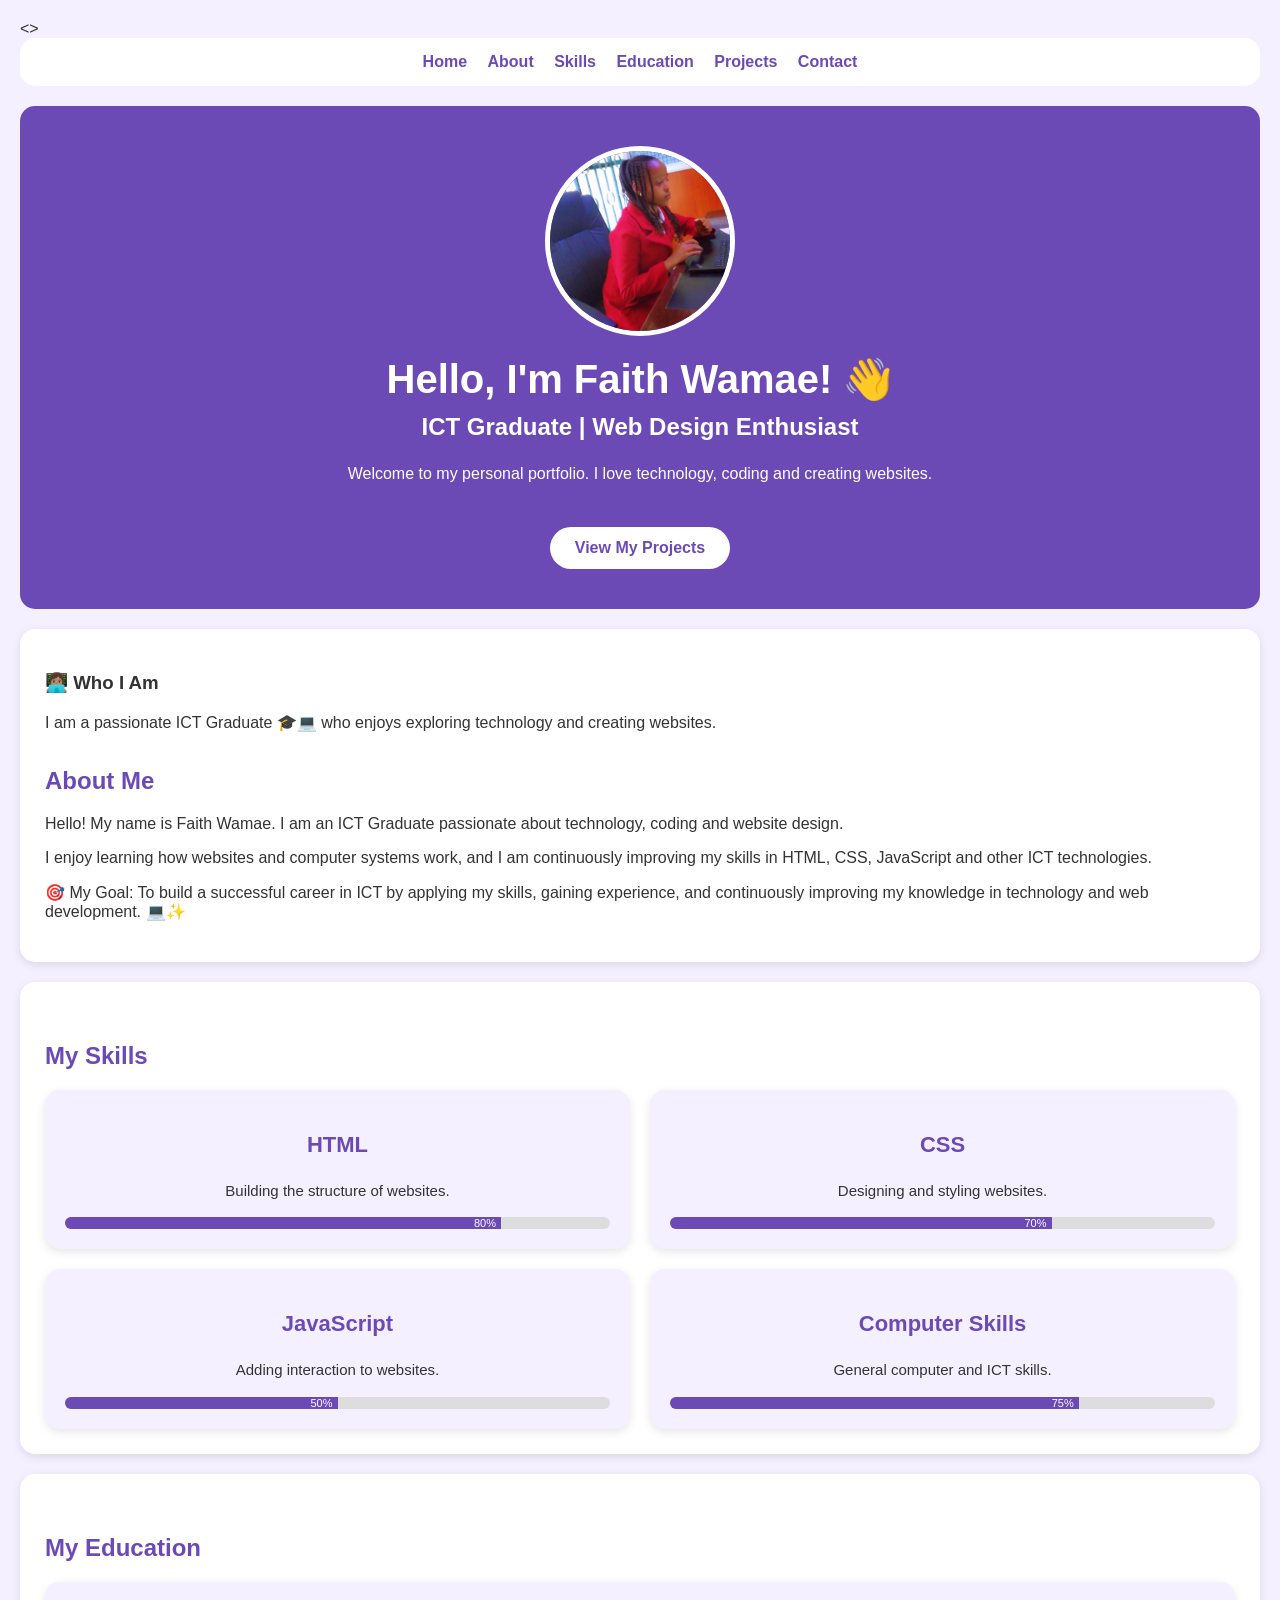
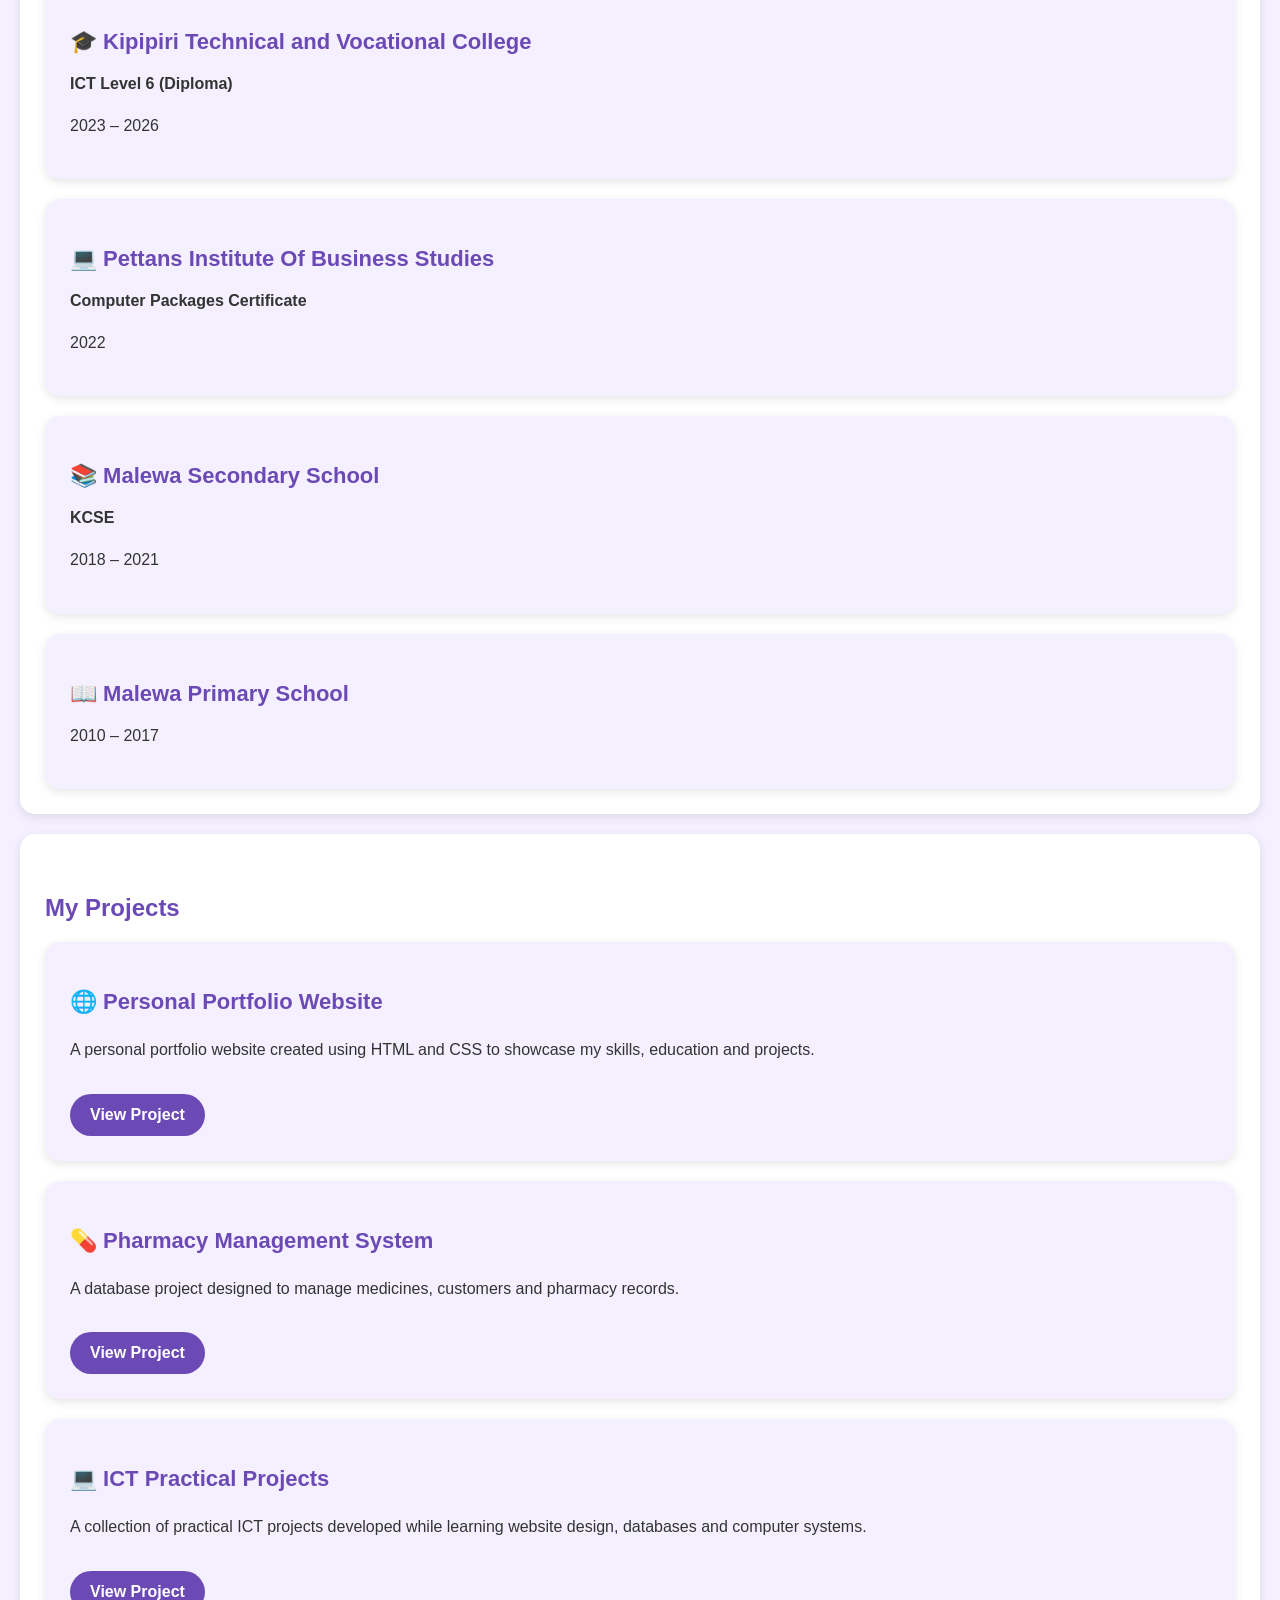
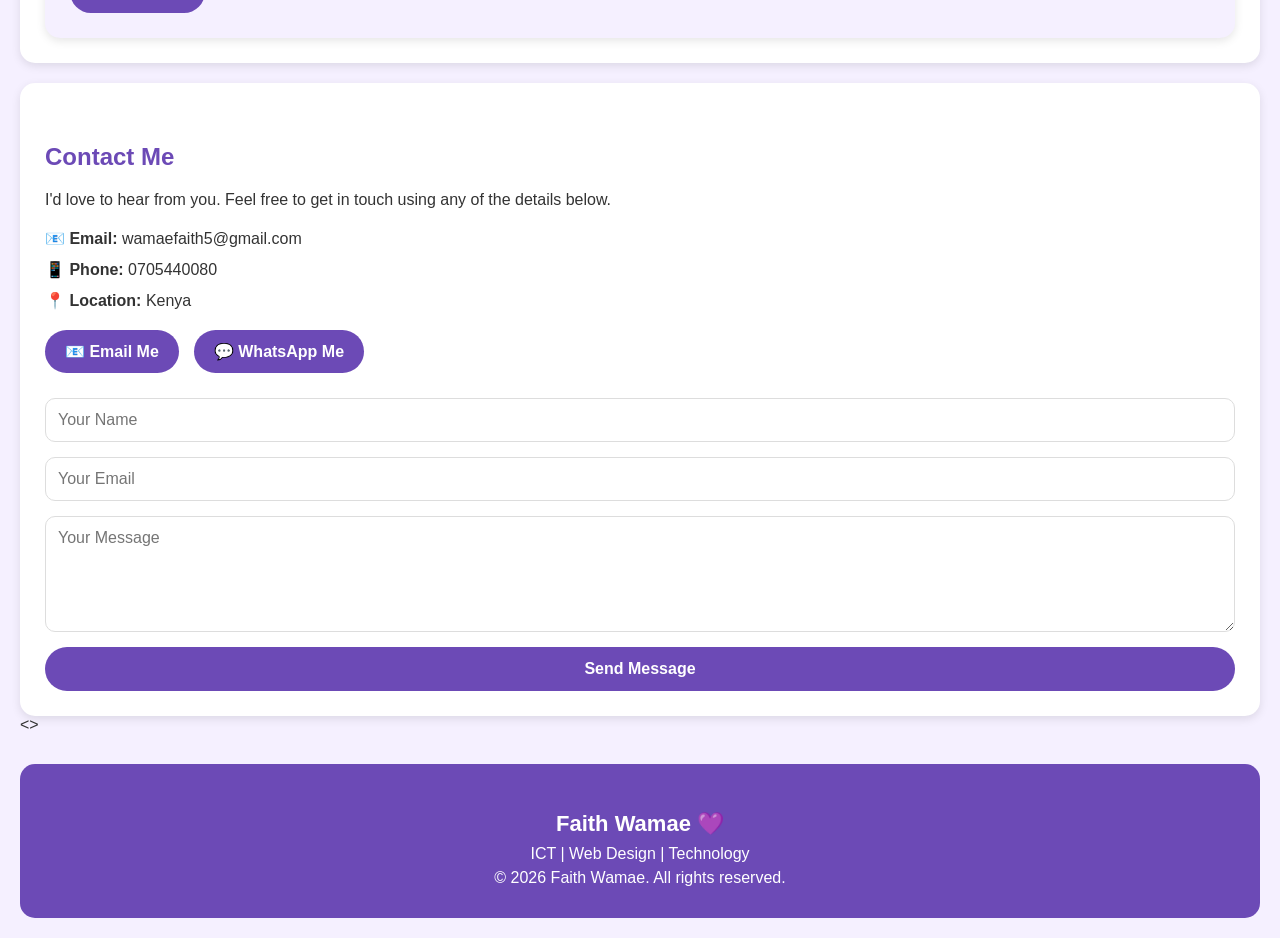
<file: index.html>
<!DOCTYPE html>
<html lang="en">

<head>
    <meta charset="UTF-8">
    <meta name="viewport" content="width=device-width, initial-scale=1.0">
    <title>Faith Wamae | Portfolio</title>
  <link rel="stylesheet" href="style.css">
</head>

<body>
  <>
  <nav>
    <a href="#home">Home</a>
    <a href="#about">About</a>
    <a href="#skills">Skills</a>
    <a href="#education">Education</a>
    <a href="#projects">Projects</a>
    <a href="#contact">Contact</a>
  </nav>

<header id="home">
  <img src="faith.jpg" alt="Faith Wamae" class="profile-photo">
    <h1>Hello, I'm Faith Wamae! 👋</h1>
    <h2> ICT Graduate | Web Design Enthusiast</h2>
    <p>
        Welcome to my personal portfolio.
        I love technology, coding and creating websites.
    </p>

    <a href="#projects" class="home-button">View My Projects</a>
</header>

<section id="about">
  <div class="about-card">
    <h3>👩🏽‍💻 Who I Am</h3>
    <p>
        I am a passionate ICT Graduate 🎓💻 who enjoys exploring
        technology and creating websites.
    </p>
  </div>
    <h2>About Me</h2>

    <p>
        Hello! My name is Faith Wamae. I am an ICT Graduate
        passionate about technology, coding and website design.
    </p>

    <p>
        I enjoy learning how websites and computer systems work,
        and I am continuously improving my skills in HTML, CSS,
        JavaScript and other ICT technologies.
    </p>

    <p>
     🎯 My Goal: To build a successful career in ICT by applying my skills, gaining experience, and continuously improving my knowledge in technology and web development. 💻✨
    </p>
</section>

<section id="skills">
    <h2>My Skills</h2>

    <div class="skills-container">

        <div class="skill-card">
            <h3>HTML</h3>
            <p>Building the structure of websites.</p>
            <div class="skill-bar">
                <div class="skill-level html">80%</div>
            </div>
        </div>

        <div class="skill-card">
            <h3>CSS</h3>
            <p>Designing and styling websites.</p>
            <div class="skill-bar">
                <div class="skill-level css">70%</div>
            </div>
        </div>

        <div class="skill-card">
            <h3>JavaScript</h3>
            <p>Adding interaction to websites.</p>
            <div class="skill-bar">
                <div class="skill-level javascript">50%</div>
            </div>
        </div>

        <div class="skill-card">
            <h3>Computer Skills</h3>
            <p>General computer and ICT skills.</p>
            <div class="skill-bar">
                <div class="skill-level computer">75%</div>
            </div>
        </div>

    </div>
</section>
<section id="education">
    <h2>My Education</h2>

    <div class="education-container">

        <div class="education-card">
            <h3>🎓 Kipipiri Technical and Vocational College</h3>
            <p><strong>ICT Level 6 (Diploma)</strong></p>
            <p>2023 – 2026</p>
        </div>

        <div class="education-card">
            <h3>💻 Pettans Institute Of Business Studies</h3>
            <p><strong>Computer Packages Certificate</strong></p>
            <p>2022</p>
        </div>

        <div class="education-card">
            <h3>📚 Malewa Secondary School</h3>
            <p><strong>KCSE</strong></p>
            <p>2018 – 2021</p>
        </div>

        <div class="education-card">
            <h3>📖 Malewa Primary School</h3>
            <p>2010 – 2017</p>
        </div>

    </div>
</section>
<section id="projects">
    <h2>My Projects</h2>

    <div class="projects-container">

        <div class="project-card">
            <h3>🌐 Personal Portfolio Website</h3>
            <p>
                A personal portfolio website created using HTML and CSS
                to showcase my skills, education and projects.
            </p>
            <a href="Portfolio - project.html" class="project-button">
    View Project
            </a>
        </div>

        <div class="project-card">
            <h3>💊 Pharmacy Management System</h3>
            <p>
                A database project designed to manage medicines,
                customers and pharmacy records.
            </p>
            <a href="Pharmacy - Project.html" class="project-button">
    View Project
            </a>
        </div>

        <div class="project-card">
            <h3>💻 ICT Practical Projects</h3>
            <p>
                A collection of practical ICT projects developed while
                learning website design, databases and computer systems.
            </p>
            <a href="ICT - Practical Projects.html" class="project-button">View Project</a>
        </div>

    </div>
</section>
    

<section id="contact">
    <h2>Contact Me</h2>

    <p>
        I'd love to hear from you. Feel free to get in touch
        using any of the details below.
    </p>

    <div class="contact-info">
        <p><strong>📧 Email:</strong> wamaefaith5@gmail.com</p>
        <p><strong>📱 Phone:</strong> 0705440080</p>
        <p><strong>📍 Location:</strong> Kenya</p>
    </div>
  <div class="contact-buttons">
    <a href="mailto:wamaefaith5@gmail.com">📧 Email Me</a>

    <a href="https://wa.me/254705440080" target="_blank">
        💬 WhatsApp Me
    </a>
  </div>

    <form>
        <input type="text" placeholder="Your Name" required>

        <input type="email" placeholder="Your Email" required>

        <textarea placeholder="Your Message" rows="5" required></textarea>

        <button type="submit">Send Message</button>
    </form>
</section>

<><footer>
    <h3>Faith Wamae 💜</h3>
    <p>ICT | Web Design | Technology</p>
    <p>© 2026 Faith Wamae. All rights reserved.</p>
</footer>
    

</body>

</html>
</file>
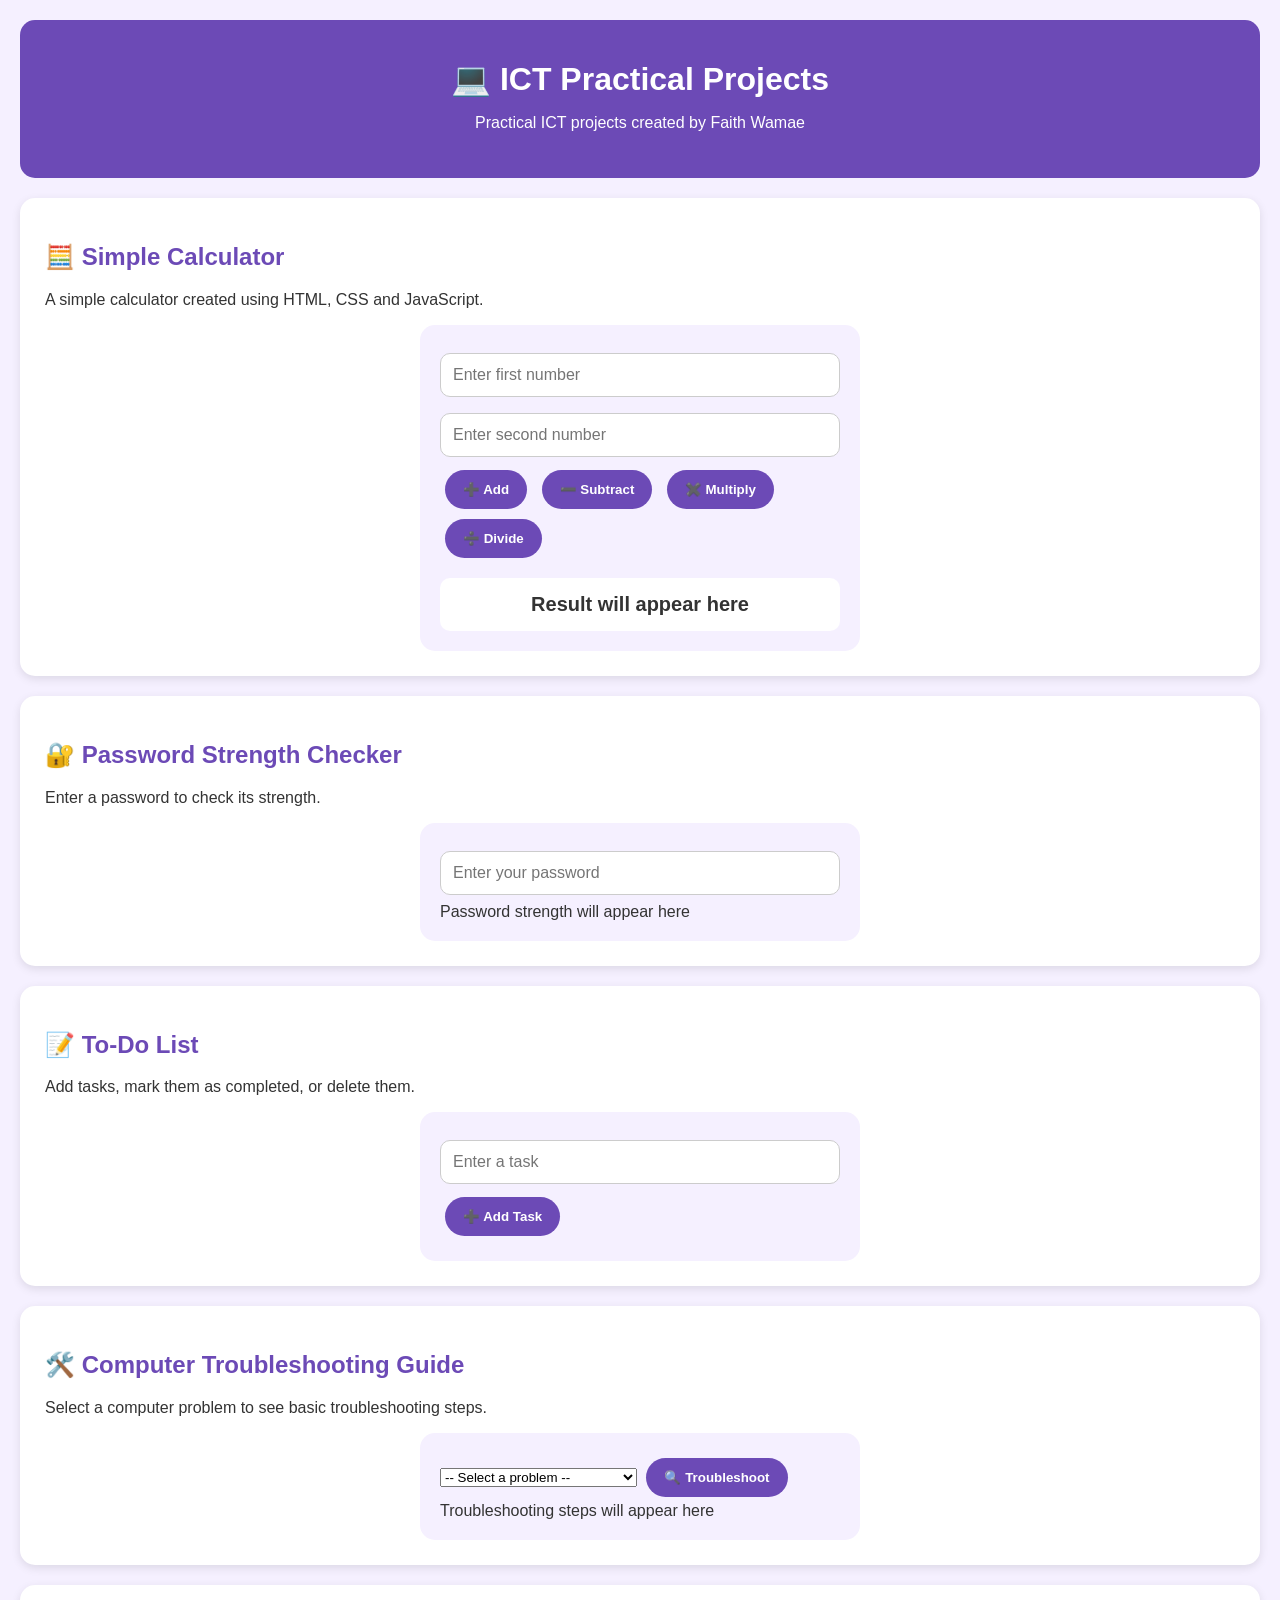
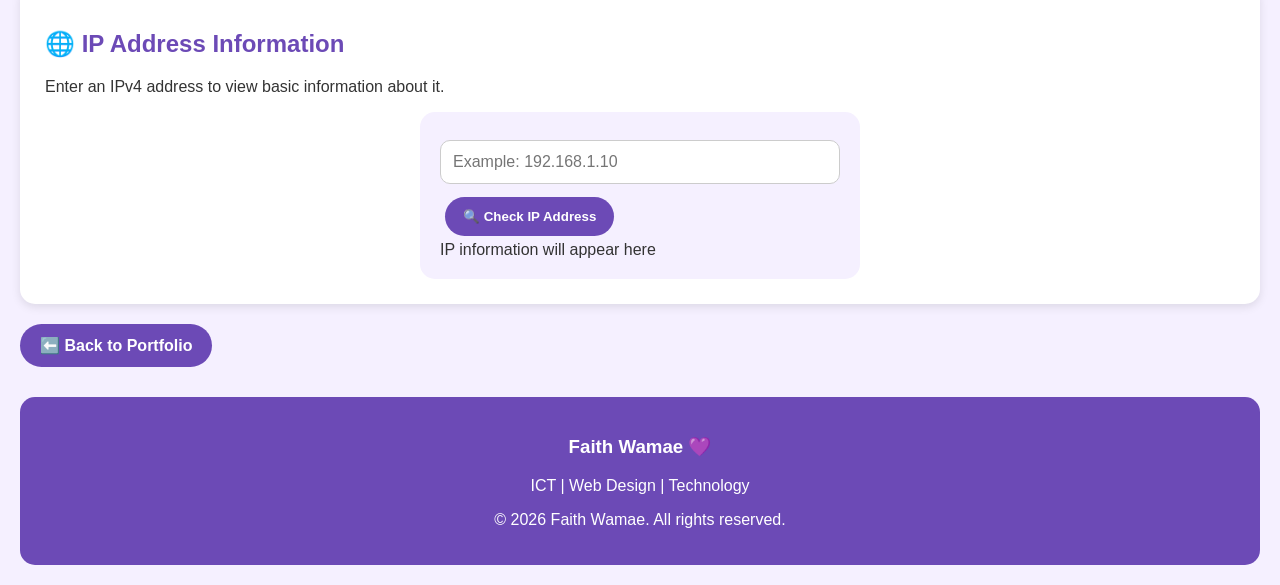
<file: ICT - Practical Projects.html>
<!DOCTYPE html>
<html lang="en">

<head>
    <meta charset="UTF-8">
    <meta name="viewport" content="width=device-width, initial-scale=1.0">

    <title>ICT Practical Projects | Faith Wamae</title>

    <style>

        body {
            font-family: Arial, sans-serif;
            background-color: #f5f0ff;
            margin: 0;
            padding: 20px;
            color: #333;
        }

        header {
            background-color: #6c4ab6;
            color: white;
            text-align: center;
            padding: 30px 20px;
            border-radius: 15px;
        }

        header h1 {
            margin: 10px 0;
        }

        section {
            background-color: white;
            padding: 25px;
            margin-top: 20px;
            border-radius: 15px;
            box-shadow: 0 3px 10px rgba(0,0,0,0.1);
        }

        h2 {
            color: #6c4ab6;
        }

        .calculator {
            max-width: 400px;
            margin: auto;
            background-color: #f5f0ff;
            padding: 20px;
            border-radius: 15px;
        }

        input {
            width: 100%;
            padding: 12px;
            margin: 8px 0;
            box-sizing: border-box;
            border: 1px solid #ccc;
            border-radius: 10px;
            font-size: 16px;
        }

        button {
            background-color: #6c4ab6;
            color: white;
            border: none;
            padding: 12px 18px;
            margin: 5px;
            border-radius: 20px;
            cursor: pointer;
            font-weight: bold;
        }

        button:hover {
            background-color: #563795;
        }

        #result {
            background-color: white;
            padding: 15px;
            margin-top: 15px;
            border-radius: 10px;
            text-align: center;
            font-size: 20px;
            font-weight: bold;
        }

        .back-button {
            display: inline-block;
            background-color: #6c4ab6;
            color: white;
            text-decoration: none;
            padding: 12px 20px;
            border-radius: 25px;
            margin-top: 20px;
            font-weight: bold;
        }

        footer {
            background-color: #6c4ab6;
            color: white;
            text-align: center;
            padding: 20px;
            margin-top: 30px;
            border-radius: 15px;
        }

    </style>
</head>

<body>

    <header>

        <h1>💻 ICT Practical Projects</h1>

        <p>
            Practical ICT projects created by Faith Wamae
        </p>

    </header>


    <section>

        <h2>🧮 Simple Calculator</h2>

        <p>
            A simple calculator created using HTML, CSS and JavaScript.
        </p>

        <div class="calculator">

            <input
                type="number"
                id="number1"
                placeholder="Enter first number"
            >

            <input
                type="number"
                id="number2"
                placeholder="Enter second number"
            >

            <button onclick="calculate('+')">➕ Add</button>

            <button onclick="calculate('-')">➖ Subtract</button>

            <button onclick="calculate('*')">✖️ Multiply</button>

            <button onclick="calculate('/')">➗ Divide</button>

            <div id="result">
                Result will appear here
            </div>

        </div>

    </section>
  <!-- PASSWORD STRENGTH CHECKER -->

<section>

    <h2>🔐 Password Strength Checker</h2>

    <p>
        Enter a password to check its strength.
    </p>

    <div class="calculator">

        <input
            type="password"
            id="password"
            placeholder="Enter your password"
            onkeyup="checkPassword()"
        >

        <div id="passwordResult">
            Password strength will appear here
        </div>

    </div>

</section>

<!-- TO-DO LIST -->

<section>

    <h2>📝 To-Do List</h2>

    <p>
        Add tasks, mark them as completed, or delete them.
    </p>

    <div class="calculator">

        <input
            type="text"
            id="taskInput"
            placeholder="Enter a task"
        >

        <button onclick="addTask()">
            ➕ Add Task
        </button>

        <div id="taskList"></div>

    </div>

</section>
  <!-- COMPUTER TROUBLESHOOTING GUIDE -->

<section>

    <h2>🛠️ Computer Troubleshooting Guide</h2>

    <p>
        Select a computer problem to see basic troubleshooting steps.
    </p>

    <div class="calculator">

        <select id="problem">
            <option value="">-- Select a problem --</option>
            <option value="power">💻 Computer won't turn on</option>
            <option value="internet">🌐 No internet connection</option>
            <option value="slow">🐌 Computer is slow</option>
            <option value="sound">🔊 No sound</option>
            <option value="keyboard">⌨️ Keyboard not working</option>
            <option value="virus">🦠 Suspected computer virus</option>
        </select>

        <button onclick="showSolution()">
            🔍 Troubleshoot
        </button>

        <div id="solution">
            Troubleshooting steps will appear here
        </div>

    </div>

</section>
  <!-- IP ADDRESS INFORMATION -->

<section>

    <h2>🌐 IP Address Information</h2>

    <p>
        Enter an IPv4 address to view basic information about it.
    </p>

    <div class="calculator">

        <input
            type="text"
            id="ipAddress"
            placeholder="Example: 192.168.1.10"
        >

        <button onclick="checkIP()">
            🔍 Check IP Address
        </button>

        <div id="ipResult">
            IP information will appear here
        </div>

    </div>

</section>
    <a href="index.html" class="back-button">
        ⬅️ Back to Portfolio
    </a>


    <footer>

        <h3>Faith Wamae 💜</h3>

        <p>
            ICT | Web Design | Technology
        </p>

        <p>
            © 2026 Faith Wamae. All rights reserved.
        </p>

    </footer>


    <script>

        function calculate(operator) {

            let number1 =
                Number(document.getElementById("number1").value);

            let number2 =
                Number(document.getElementById("number2").value);

            let result;


            if (
                document.getElementById("number1").value === "" ||
                document.getElementById("number2").value === ""
            ) {

                alert("Please enter both numbers.");

                return;
            }


            if (operator === "+") {

                result = number1 + number2;

            }

            else if (operator === "-") {

                result = number1 - number2;

            }

            else if (operator === "*") {

                result = number1 * number2;

            }

            else if (operator === "/") {

                if (number2 === 0) {

                    alert("You cannot divide by zero.");

                    return;
                }

                result = number1 / number2;

            }


            document.getElementById("result").innerHTML =
                "💡 Result: " + result;

        }
      function checkPassword() {

    let password =
        document.getElementById("password").value;

    let result =
        document.getElementById("passwordResult");


    if (password.length === 0) {

        result.innerHTML =
            "Password strength will appear here";

        return;
    }


    let score = 0;


    if (password.length >= 8) {
        score++;
    }

    if (/[A-Z]/.test(password)) {
        score++;
    }

    if (/[a-z]/.test(password)) {
        score++;
    }

    if (/[0-9]/.test(password)) {
        score++;
    }

    if (/[^A-Za-z0-9]/.test(password)) {
        score++;
    }


    if (score <= 2) {

        result.innerHTML =
            "🔴 Weak password";

    }

    else if (score <= 4) {

        result.innerHTML =
            "🟠 Medium password";

    }

    else {

        result.innerHTML =
            "🟢 Strong password";

    }

      }
      let tasks = [];

function addTask() {

    let taskInput =
        document.getElementById("taskInput");

    let task =
        taskInput.value.trim();

    if (task === "") {

        alert("Please enter a task.");

        return;
    }

    tasks.push({
        text: task,
        completed: false
    });

    taskInput.value = "";

    displayTasks();
}


function displayTasks() {

    let list =
        document.getElementById("taskList");

    list.innerHTML = "";

    tasks.forEach(function(task, index) {

        list.innerHTML += `
            <div style="
                background:#f5f0ff;
                padding:15px;
                margin-top:15px;
                border-radius:10px;
            ">

                <span style="
                    text-decoration:${task.completed ? 'line-through' : 'none'};
                ">
                    ${task.text}
                </span>

                <br><br>

                <button onclick="completeTask(${index})">
                    ✅ Complete
                </button>

                <button onclick="deleteTask(${index})">
                    🗑️ Delete
                </button>

            </div>
        `;
    });
}


function completeTask(index) {

    tasks[index].completed =
        !tasks[index].completed;

    displayTasks();
}


function deleteTask(index) {

    tasks.splice(index, 1);

    displayTasks();
}
      function showSolution() {

    let problem =
        document.getElementById("problem").value;

    let solution =
        document.getElementById("solution");

    if (problem === "") {

        solution.innerHTML =
            "⚠️ Please select a computer problem.";

        return;
    }

    if (problem === "power") {

        solution.innerHTML = `
            <h3>💻 Computer won't turn on</h3>
            <p>1. Check that the power cable is connected.</p>
            <p>2. Check the power socket.</p>
            <p>3. Make sure the charger is connected properly.</p>
            <p>4. Try turning the computer on again.</p>
        `;
    }

    else if (problem === "internet") {

        solution.innerHTML = `
            <h3>🌐 No internet connection</h3>
            <p>1. Check that Wi-Fi is turned on.</p>
            <p>2. Check your router or modem.</p>
            <p>3. Disconnect and reconnect to Wi-Fi.</p>
            <p>4. Restart the router if necessary.</p>
        `;
    }

    else if (problem === "slow") {

        solution.innerHTML = `
            <h3>🐌 Computer is slow</h3>
            <p>1. Close unnecessary programs.</p>
            <p>2. Restart the computer.</p>
            <p>3. Delete unnecessary files.</p>
            <p>4. Check for viruses or malware.</p>
        `;
    }

    else if (problem === "sound") {

        solution.innerHTML = `
            <h3>🔊 No sound</h3>
            <p>1. Check the volume level.</p>
            <p>2. Make sure the computer is not muted.</p>
            <p>3. Check the speakers or headphones.</p>
            <p>4. Restart the computer.</p>
        `;
    }

    else if (problem === "keyboard") {

        solution.innerHTML = `
            <h3>⌨️ Keyboard not working</h3>
            <p>1. Check the keyboard connection.</p>
            <p>2. Try another USB port if it is a USB keyboard.</p>
            <p>3. Restart the computer.</p>
            <p>4. Try another keyboard if available.</p>
        `;
    }

    else if (problem === "virus") {

        solution.innerHTML = `
            <h3>🦠 Suspected computer virus</h3>
            <p>1. Run a trusted antivirus scan.</p>
            <p>2. Avoid opening suspicious files or links.</p>
            <p>3. Update your antivirus software.</p>
            <p>4. Remove detected threats according to the antivirus instructions.</p>
        `;
    }
      }
      function checkIP() {

    let ip =
        document.getElementById("ipAddress").value.trim();

    let result =
        document.getElementById("ipResult");

    // Check the basic IPv4 format
    let parts = ip.split(".");

    if (parts.length !== 4) {
        result.innerHTML =
            "❌ Invalid IP address. An IPv4 address must have 4 numbers.";
        return;
    }

    for (let part of parts) {

        let number = Number(part);

        if (
            part === "" ||
            isNaN(number) ||
            number < 0 ||
            number > 255
        ) {
            result.innerHTML =
                "❌ Invalid IPv4 address. Each number must be between 0 and 255.";
            return;
        }
    }

    let firstNumber = Number(parts[0]);

    let ipClass = "";

    if (firstNumber >= 1 && firstNumber <= 126) {
        ipClass = "Class A";
    }
    else if (firstNumber >= 128 && firstNumber <= 191) {
        ipClass = "Class B";
    }
    else if (firstNumber >= 192 && firstNumber <= 223) {
        ipClass = "Class C";
    }
    else if (firstNumber >= 224 && firstNumber <= 239) {
        ipClass = "Class D";
    }
    else if (firstNumber >= 240 && firstNumber <= 255) {
        ipClass = "Class E";
    }

    let ipType = "";

    if (
        (firstNumber === 10) ||
        (firstNumber === 172 && Number(parts[1]) >= 16 && Number(parts[1]) <= 31) ||
        (firstNumber === 192 && Number(parts[1]) === 168)
    ) {
        ipType = "Private IP address";
    }
    else {
        ipType = "Public IP address";
    }

    result.innerHTML = `
        <h3>🌐 IP Information</h3>

        <p><strong>IP Address:</strong> ${ip}</p>

        <p><strong>Version:</strong> IPv4</p>

        <p><strong>Class:</strong> ${ipClass}</p>

        <p><strong>Type:</strong> ${ipType}</p>
    `;
    }

    </script>

</body>

</html>
</file>
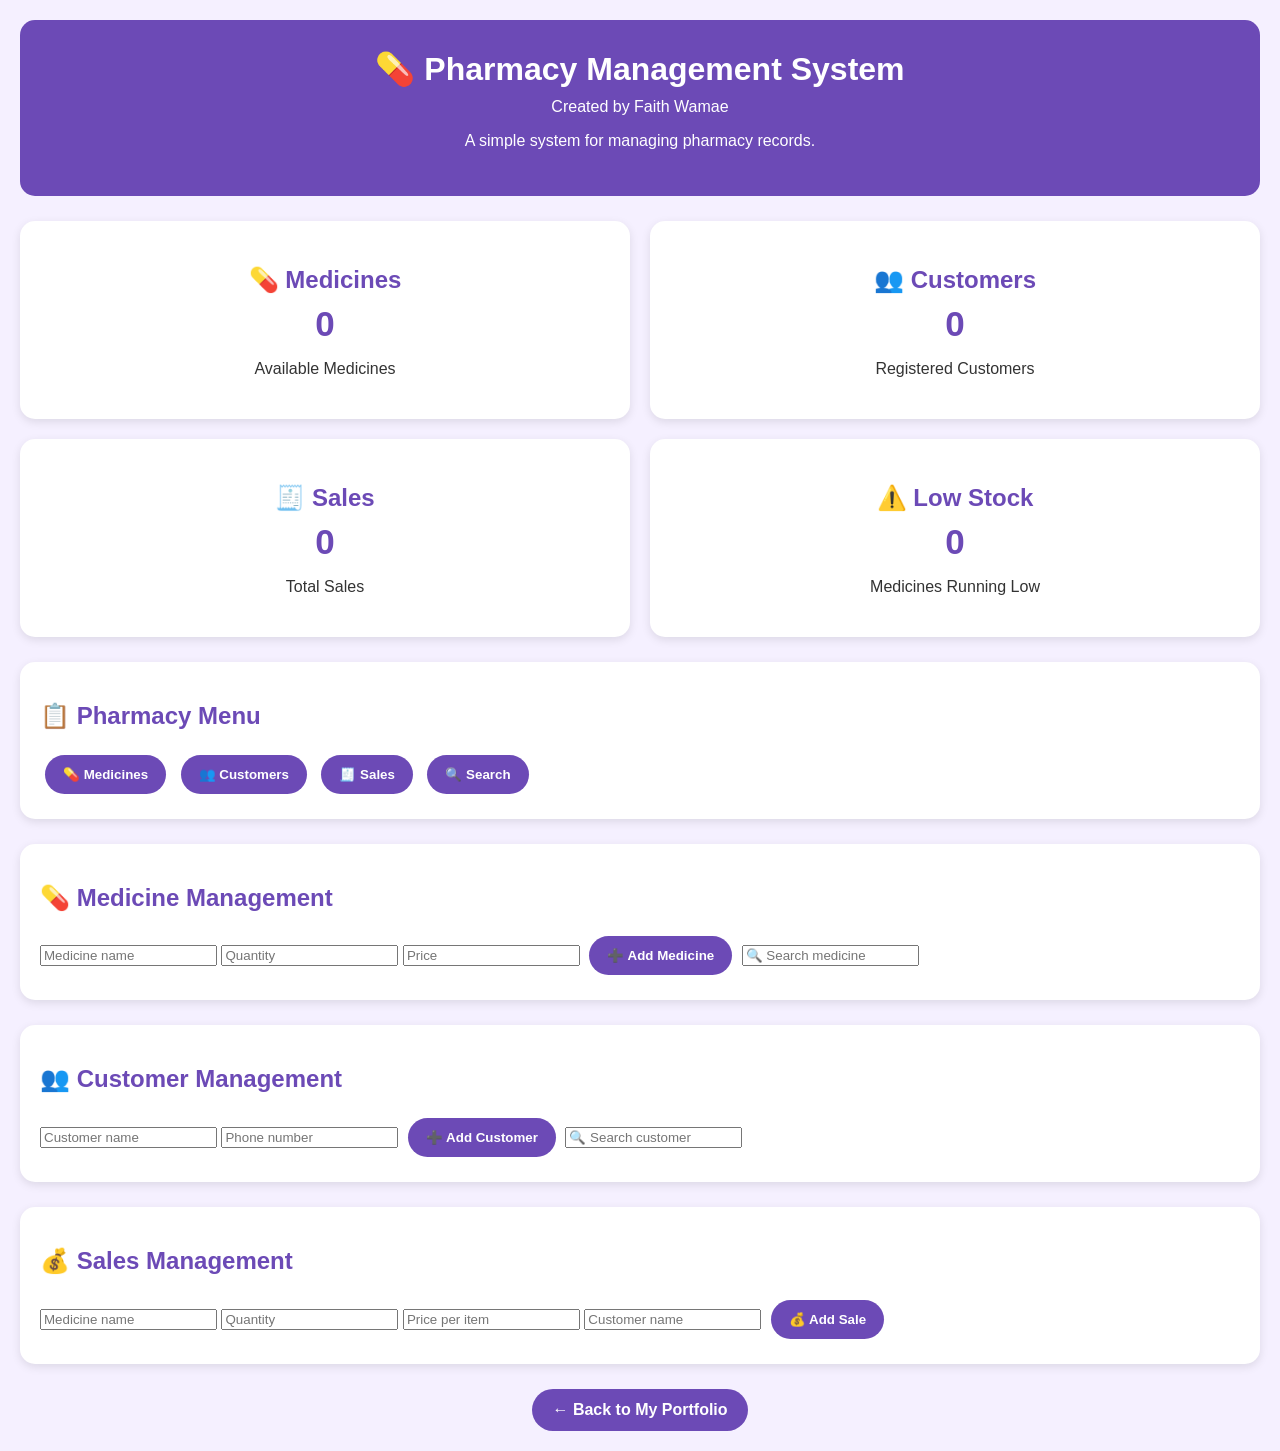
<file: Pharmacy - Project.html>
<!DOCTYPE html>
<html lang="en">

<head>
    <meta charset="UTF-8">
    <meta name="viewport" content="width=device-width, initial-scale=1.0">

    <title>Pharmacy Management System | Faith Wamae</title>

    <style>

        body {
            font-family: Arial, sans-serif;
            background-color: #f5f0ff;
            margin: 0;
            padding: 20px;
            color: #333;
        }

        .header {
            background-color: #6c4ab6;
            color: white;
            padding: 30px;
            text-align: center;
            border-radius: 15px;
        }

        .header h1 {
            margin: 0;
            font-size: 32px;
        }

        .header p {
            margin-top: 10px;
        }

        .dashboard {
            display: grid;
            grid-template-columns: 1fr 1fr;
            gap: 20px;
            margin-top: 25px;
        }

        .card {
            background-color: white;
            padding: 25px;
            border-radius: 15px;
            text-align: center;
            box-shadow: 0 3px 10px rgba(0,0,0,0.1);
        }

        .card h2 {
            color: #6c4ab6;
            margin-bottom: 10px;
        }

        .number {
            font-size: 35px;
            font-weight: bold;
            color: #6c4ab6;
        }

        .menu {
            background-color: white;
            padding: 20px;
            margin-top: 25px;
            border-radius: 15px;
            box-shadow: 0 3px 10px rgba(0,0,0,0.1);
        }

        .menu h2 {
            color: #6c4ab6;
        }

        .menu button {
            background-color: #6c4ab6;
            color: white;
            border: none;
            padding: 12px 18px;
            margin: 5px;
            border-radius: 25px;
            font-weight: bold;
        }

        .back-button {
            display: inline-block;
            margin-top: 25px;
            background-color: #6c4ab6;
            color: white;
            padding: 12px 20px;
            border-radius: 25px;
            text-decoration: none;
            font-weight: bold;
        }

        @media (max-width: 600px) {

            .dashboard {
                grid-template-columns: 1fr;
            }

            .header h1 {
                font-size: 26px;
            }

        }

    </style>

</head>

<body>

    <div class="header">

        <h1>💊 Pharmacy Management System</h1>

        <p>Created by Faith Wamae</p>

        <p>
            A simple system for managing pharmacy records.
        </p>

    </div>


    <div class="dashboard">

        <div class="card">

            <h2>💊 Medicines</h2>

            <div class="number" id="medicineCount">0</div>

            <p>Available Medicines</p>

        </div>


        <div class="card">

            <h2>👥 Customers</h2>

            <div class="number" id="customerCount">0</div>

            <p>Registered Customers</p>

        </div>


        <div class="card">

            <h2>🧾 Sales</h2>

            <div class="number" id="salesCount">0</div>

            <p>Total Sales</p>

        </div>


        <div class="card">

            <h2>⚠️ Low Stock</h2>

            <div class="number" id="lowStockCount">0</div>

            <p>Medicines Running Low</p>

        </div>

    </div>


    <div class="menu">

        <h2>📋 Pharmacy Menu</h2>

        <button>💊 Medicines</button>

        <button>👥 Customers</button>

        <button>🧾 Sales</button>

        <button>🔍 Search</button>

    </div>

<!-- MEDICINE MANAGEMENT -->

<div class="menu">

    <h2>💊 Medicine Management</h2>

    <input
        type="text"
        id="medicineName"
        placeholder="Medicine name"
    >

    <input
        type="number"
        id="medicineQuantity"
        placeholder="Quantity"
    >

    <input
        type="number"
        id="medicinePrice"
        placeholder="Price"
    >

    <button onclick="addMedicine()">
        ➕ Add Medicine
    </button>

    <input
        type="text"
        id="searchMedicine"
        placeholder="🔍 Search medicine"
        onkeyup="searchMedicine()"
    >

    <div id="medicineList"></div>

</div>
  <!-- CUSTOMER MANAGEMENT -->

<div class="menu">

    <h2>👥 Customer Management</h2>

    <input
        type="text"
        id="customerName"
        placeholder="Customer name"
    >

    <input
        type="tel"
        id="customerPhone"
        placeholder="Phone number"
    >

    <button onclick="addCustomer()">
        ➕ Add Customer
    </button>

    <input
        type="text"
        id="searchCustomer"
        placeholder="🔍 Search customer"
        onkeyup="searchCustomer()"
    >

    <div id="customerList"></div>

</div>
  <!-- SALES MANAGEMENT -->

<div class="menu">

    <h2>💰 Sales Management</h2>

    <input
        type="text"
        id="saleMedicine"
        placeholder="Medicine name"
    >

    <input
        type="number"
        id="saleQuantity"
        placeholder="Quantity"
    >

    <input
        type="number"
        id="salePrice"
        placeholder="Price per item"
    >

    <input
        type="text"
        id="saleCustomer"
        placeholder="Customer name"
    >

    <button onclick="addSale()">
        💰 Add Sale
    </button>

    <div id="saleTotal"></div>

    <div id="salesList"></div>

</div>
   <div style="text-align:center;">
      
     <a href="index.html" class="back-button">
            ← Back to My Portfolio
        </a>

    </div>

</body>
  <script>

let medicines = [];


function addMedicine() {

    let name = document.getElementById("medicineName").value;
    let quantity = document.getElementById("medicineQuantity").value;
    let price = document.getElementById("medicinePrice").value;

    if (name === "" || quantity === "" || price === "") {

        alert("Please fill in all medicine details.");

        return;
    }

    medicines.push({
        name: name,
        quantity: quantity,
        price: price
    });

    document.getElementById("medicineName").value = "";
    document.getElementById("medicineQuantity").value = "";
    document.getElementById("medicinePrice").value = "";

    displayMedicines();

}


function displayMedicines() {
  document.getElementById("medicineCount").innerHTML = medicines.length;
  document.getElementById("lowStockCount").innerHTML =
    medicines.filter(function(medicine) {
        return medicine.quantity <= 5;
    }).length;

    let list = document.getElementById("medicineList");

    list.innerHTML = "";

    medicines.forEach(function(medicine, index) {

        list.innerHTML += `

            <div style="
                background:#f5f0ff;
                padding:15px;
                margin-top:15px;
                border-radius:10px;
            ">

                <strong>💊 ${medicine.name}</strong>

                <p>
                    Quantity: ${medicine.quantity}
                </p>

                <p>
                    Price: KSh ${medicine.price}
                </p>

                <button onclick="deleteMedicine(${index})">
                    🗑️ Delete
                </button>

            </div>

        `;

    });

}


function deleteMedicine(index) {

    medicines.splice(index, 1);

    displayMedicines();

}


function searchMedicine() {

    let search =
        document.getElementById("searchMedicine").value.toLowerCase();

    let list = document.getElementById("medicineList");

    list.innerHTML = "";

    medicines.forEach(function(medicine, index) {

        if (medicine.name.toLowerCase().includes(search)) {

            list.innerHTML += `

                <div style="
                    background:#f5f0ff;
                    padding:15px;
                    margin-top:15px;
                    border-radius:10px;
                ">

                    <strong>💊 ${medicine.name}</strong>

                    <p>
                        Quantity: ${medicine.quantity}
                    </p>

                    <p>
                        Price: KSh ${medicine.price}
                    </p>

                    <button onclick="deleteMedicine(${index})">
                        🗑️ Delete
                    </button>

                </div>

            `;

        }

    });

}
let customers = [];


function addCustomer() {

    let name = document.getElementById("customerName").value;
    let phone = document.getElementById("customerPhone").value;

    if (name === "" || phone === "") {

        alert("Please enter the customer name and phone number.");

        return;
    }

    customers.push({
        name: name,
        phone: phone
    });

    document.getElementById("customerName").value = "";
    document.getElementById("customerPhone").value = "";

    displayCustomers();

}


function displayCustomers() {
  document.getElementById("customerCount").innerHTML = customers.length;

    let list = document.getElementById("customerList");

    list.innerHTML = "";

    customers.forEach(function(customer, index) {

        list.innerHTML += `

            <div style="
                background:#f5f0ff;
                padding:15px;
                margin-top:15px;
                border-radius:10px;
            ">

                <strong>👤 ${customer.name}</strong>

                <p>
                    📱 Phone: ${customer.phone}
                </p>

                <button onclick="deleteCustomer(${index})">
                    🗑️ Delete
                </button>

            </div>

        `;

    });

}


function deleteCustomer(index) {

    customers.splice(index, 1);

    displayCustomers();

}


function searchCustomer() {

    let search =
        document.getElementById("searchCustomer").value.toLowerCase();

    let list = document.getElementById("customerList");

    list.innerHTML = "";

    customers.forEach(function(customer, index) {

        if (customer.name.toLowerCase().includes(search)) {

            list.innerHTML += `

                <div style="
                    background:#f5f0ff;
                    padding:15px;
                    margin-top:15px;
                    border-radius:10px;
                ">

                    <strong>👤 ${customer.name}</strong>

                    <p>
                        📱 Phone: ${customer.phone}
                    </p>

                    <button onclick="deleteCustomer(${index})">
                        🗑️ Delete
                    </button>

                </div>

            `;

        }

    });

}
    let sales = [];

function addSale() {

    let medicine = document.getElementById("saleMedicine").value;
    let quantity = Number(document.getElementById("saleQuantity").value);
    let price = Number(document.getElementById("salePrice").value);
    let customer = document.getElementById("saleCustomer").value;

    if (medicine === "" || quantity <= 0 || price <= 0 || customer === "") {
        alert("Please fill in all the sales details.");
        return;
    }

    let total = quantity * price;

    document.getElementById("saleTotal").innerHTML =
        "<h3>💰 Total: KSh " + total + "</h3>";

    sales.push({
        medicine: medicine,
        quantity: quantity,
        price: price,
        customer: customer,
        total: total
    });

    document.getElementById("saleMedicine").value = "";
    document.getElementById("saleQuantity").value = "";
    document.getElementById("salePrice").value = "";
    document.getElementById("saleCustomer").value = "";

    displaySales();
}

function displaySales() {
  document.getElementById("salesCount").innerHTML = sales.length;

    let list = document.getElementById("salesList");

    list.innerHTML = "";

    sales.forEach(function(sale, index) {

        list.innerHTML += `
            <div style="
                background:#f5f0ff;
                padding:15px;
                margin-top:15px;
                border-radius:10px;
            ">

                <strong>💊 ${sale.medicine}</strong>

                <p>👤 Customer: ${sale.customer}</p>

                <p>🔢 Quantity: ${sale.quantity}</p>

                <p>💵 Price: KSh ${sale.price}</p>

                <p>
                    <strong>💰 Total: KSh ${sale.total}</strong>
                </p>

                <button onclick="deleteSale(${index})">
                    🗑️ Delete
                </button>

            </div>
        `;
    });
}

function deleteSale(index) {

    sales.splice(index, 1);

    displaySales();
      }
      </script>

</html>
</file>
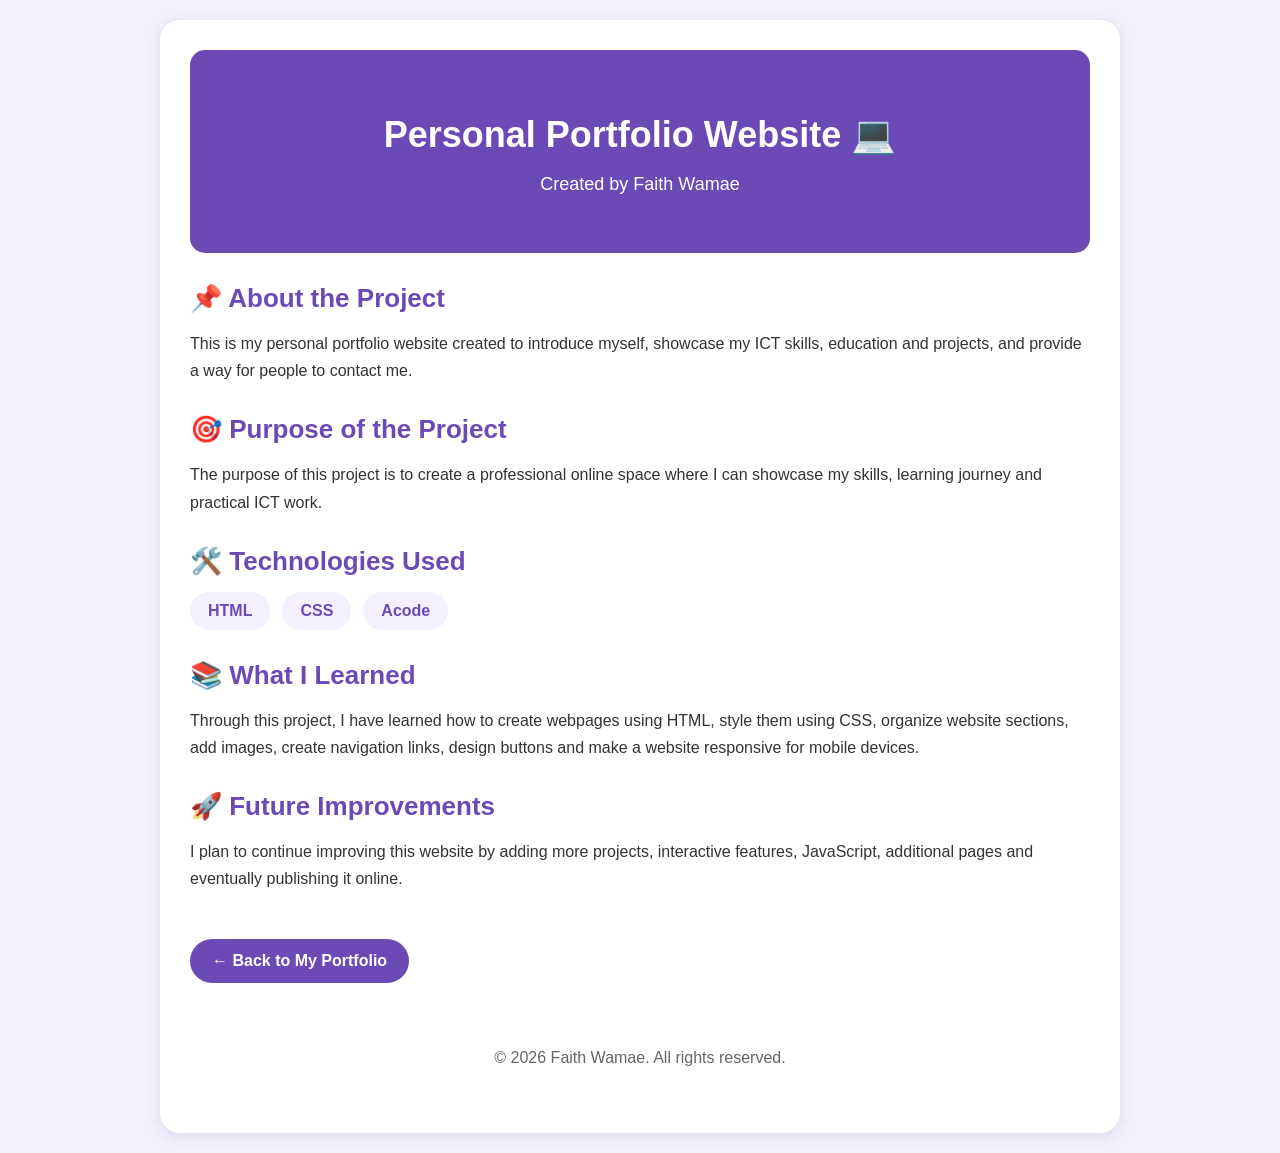
<file: Portfolio - project.html>
<!DOCTYPE html>
<html lang="en">

<head>
    <meta charset="UTF-8">
    <meta name="viewport" content="width=device-width, initial-scale=1.0">

    <title>Personal Portfolio Website | Faith Wamae</title>

    <style>
        body {
            font-family: Arial, sans-serif;
            background-color: #f5f0ff;
            color: #333;
            margin: 0;
            padding: 20px;
        }

        .project-page {
            max-width: 900px;
            margin: auto;
            background-color: white;
            padding: 30px;
            border-radius: 20px;
            box-shadow: 0 3px 15px rgba(0, 0, 0, 0.1);
        }

        header {
            background-color: #6c4ab6;
            color: white;
            text-align: center;
            padding: 40px 20px;
            border-radius: 15px;
        }

        header h1 {
            font-size: 36px;
            margin-bottom: 10px;
        }

        header p {
            font-size: 18px;
        }

        .project-section {
            margin-top: 30px;
        }

        .project-section h2 {
            color: #6c4ab6;
            font-size: 26px;
            margin-bottom: 15px;
        }

        .project-section p {
            line-height: 1.7;
            font-size: 16px;
        }

        .technology-list {
            display: flex;
            flex-wrap: wrap;
            gap: 12px;
            margin-top: 15px;
        }

        .technology {
            background-color: #f5f0ff;
            color: #6c4ab6;
            padding: 10px 18px;
            border-radius: 20px;
            font-weight: bold;
        }

        .back-button {
            display: inline-block;
            background-color: #6c4ab6;
            color: white;
            text-decoration: none;
            padding: 13px 22px;
            border-radius: 25px;
            margin-top: 30px;
            font-weight: bold;
        }

        .back-button:hover {
            background-color: #563795;
        }

        footer {
            text-align: center;
            margin-top: 30px;
            padding: 20px;
            color: #666;
        }

        @media (max-width: 600px) {
            body {
                padding: 10px;
            }

            .project-page {
                padding: 20px 15px;
            }

            header h1 {
                font-size: 28px;
            }

            header p {
                font-size: 16px;
            }

            .project-section h2 {
                font-size: 23px;
            }
        }
    </style>
</head>

<body>

    <div class="project-page">

        <header>
            <h1>Personal Portfolio Website 💻</h1>
            <p>Created by Faith Wamae</p>
        </header>

        <div class="project-section">
            <h2>📌 About the Project</h2>

            <p>
                This is my personal portfolio website created to
                introduce myself, showcase my ICT skills, education
                and projects, and provide a way for people to contact me.
            </p>
        </div>

        <div class="project-section">
            <h2>🎯 Purpose of the Project</h2>

            <p>
                The purpose of this project is to create a professional
                online space where I can showcase my skills, learning
                journey and practical ICT work.
            </p>
        </div>

        <div class="project-section">
            <h2>🛠️ Technologies Used</h2>

            <div class="technology-list">
                <span class="technology">HTML</span>
                <span class="technology">CSS</span>
                <span class="technology">Acode</span>
            </div>
        </div>

        <div class="project-section">
            <h2>📚 What I Learned</h2>

            <p>
                Through this project, I have learned how to create
                webpages using HTML, style them using CSS, organize
                website sections, add images, create navigation links,
                design buttons and make a website responsive for
                mobile devices.
            </p>
        </div>

        <div class="project-section">
            <h2>🚀 Future Improvements</h2>

            <p>
                I plan to continue improving this website by adding
                more projects, interactive features, JavaScript,
                additional pages and eventually publishing it online.
            </p>
        </div>

        <a href="index.html" class="back-button">
            ← Back to My Portfolio
        </a>

        <footer>
            <p>© 2026 Faith Wamae. All rights reserved.</p>
        </footer>

    </div>

</body>

</html>
</file>
<file: style.css>
body {
    font-family: Arial, sans-serif;
    background-color: #f5f0ff;
    color: #333;
    margin: 0;
    padding: 20px;
}

header {
    background-color: #6c4ab6;
    color: white;
    text-align: center;
    padding: 40px 20px;
    border-radius: 15px;
}

h1 {
    font-size: 40px;
    margin: 10px 0;
}
header h2 {
    color: white;
    margin: 10px 0;
}

header p {
    margin: 20px auto;
    max-width: 600px;
    line-height: 1.6;
}
h2 {
    color: #6c4ab6;
    margin-top: 35px;
}

section {
    background-color: white;
    padding: 25px;
    margin-top: 20px;
    border-radius: 15px;
    box-shadow: 0 3px 10px rgba(0, 0, 0, 0.1);
}

li {
    margin: 10px 0;
}

footer {
    text-align: center;
    margin-top: 30px;
    padding: 20px;
}
nav {
    background-color: white;
    padding: 15px;
    text-align: center;
    margin-bottom: 20px;
    border-radius: 15px;
}

nav a {
    color: #6c4ab6;
    text-decoration: none;
    font-weight: bold;
    margin: 0 8px;
}

nav a:hover {
    text-decoration: underline;
}
.skills-container {
    display: grid;
    grid-template-columns: 1fr 1fr;
    gap: 20px;
    margin-top: 20px;
}

.skill-card {
    background-color: #f5f0ff;
    padding: 20px;
    border-radius: 15px;
    text-align: center;
    box-shadow: 0 3px 10px rgba(0, 0, 0, 0.1);
}

.skill-card h3 {
    color: #6c4ab6;
    font-size: 22px;
}

.skill-card p {
    font-size: 15px;
    line-height: 1.5;
}
.projects-container {
    display: grid;
    grid-template-columns: 1fr;
    gap: 20px;
    margin-top: 20px;
}

.project-card {
    background-color: #f5f0ff;
    padding: 25px;
    border-radius: 15px;
    box-shadow: 0 3px 10px rgba(0, 0, 0, 0.1);
}

.project-card h3 {
    color: #6c4ab6;
    font-size: 22px;
}

.project-card p {
    line-height: 1.6;
}
.project-button {
    display: inline-block;
    background-color: #6c4ab6;
    color: white;
    text-decoration: none;
    padding: 12px 20px;
    border-radius: 25px;
    margin-top: 15px;
    font-weight: bold;
}

.project-button:hover {
    background-color: #563795;
}
.education-container {
    display: grid;
    grid-template-columns: 1fr;
    gap: 20px;
    margin-top: 20px;
}

.education-card {
    background-color: #f5f0ff;
    padding: 25px;
    border-radius: 15px;
    box-shadow: 0 3px 10px rgba(0, 0, 0, 0.1);
}

.education-card h3 {
    color: #6c4ab6;
    font-size: 22px;
    margin-bottom: 10px;
}

.education-card p {
    line-height: 1.6;
}
.contact-info {
    margin: 20px 0;
}

.contact-info p {
    margin: 12px 0;
}

form {
    display: flex;
    flex-direction: column;
    gap: 15px;
    margin-top: 25px;
}

input,
textarea {
    font-family: Arial, sans-serif;
    font-size: 16px;
    padding: 12px;
    border: 1px solid #ddd;
    border-radius: 10px;
    outline: none;
}

input:focus,
textarea:focus {
    border-color: #6c4ab6;
}

button {
    background-color: #6c4ab6;
    color: white;
    border: none;
    padding: 13px;
    border-radius: 25px;
    font-size: 16px;
    font-weight: bold;
    cursor: pointer;
}

button:hover {
    background-color: #563795;
}
.home-button {
    display: inline-block;
    background-color: white;
    color: #6c4ab6;
    text-decoration: none;
    padding: 12px 25px;
    border-radius: 25px;
    margin-top: 20px;
    font-weight: bold;
}

.home-button:hover {
    background-color: #f5f0ff;
}
html {
    scroll-behavior: smooth;
}

@media (max-width: 600px) {
    nav a {
        display: inline-block;
        margin: 5px;
    }

    h1 {
        font-size: 32px;
    }
}
.skill-bar {
    width: 100%;
    height: 12px;
    background-color: #ddd;
    border-radius: 10px;
    margin-top: 15px;
    overflow: hidden;
}

.skill-level {
    height: 100%;
    background-color: #6c4ab6;
    color: white;
    font-size: 11px;
    text-align: right;
    padding-right: 5px;
    line-height: 12px;
    box-sizing: border-box;
}

.skill-level.html {
    width: 80%;
}

.skill-level.css {
    width: 70%;
}

.skill-level.javascript {
    width: 50%;
}

.skill-level.computer {
    width: 75%;
}
.contact-buttons {
    display: flex;
    gap: 15px;
    margin-top: 20px;
    flex-wrap: wrap;
}

.contact-buttons a {
    background-color: #6c4ab6;
    color: white;
    text-decoration: none;
    padding: 12px 20px;
    border-radius: 25px;
    font-weight: bold;
}

.contact-buttons a:hover {
    background-color: #563795;
}
footer {
    background-color: #6c4ab6;
    color: white;
    text-align: center;
    margin-top: 30px;
    padding: 25px 15px;
    border-radius: 15px;
}

footer h3 {
    margin-bottom: 8px;
    font-size: 22px;
}

footer p {
    margin: 6px 0;
}
@media (max-width: 600px) {
    body {
        padding: 10px;
    }

    section {
        padding: 20px 15px;
    }

    .skills-container,
    .projects-container,
    .education-container {
        grid-template-columns: 1fr;
    }

    nav {
        padding: 10px;
    }

    nav a {
        display: inline-block;
        margin: 5px 4px;
        font-size: 14px;
    }

    h1 {
        font-size: 30px;
    }

    h2 {
        font-size: 24px;
    }

    .contact-buttons {
        flex-direction: column;
    }

    .contact-buttons a {
        text-align: center;
    }
}
.profile-photo {
    width: 180px;
    height: 180px;
    object-fit: cover;
    border-radius: 50%;
    display: block;
    margin: 0 auto 20px;
    border: 5px solid white;
}
</file>
